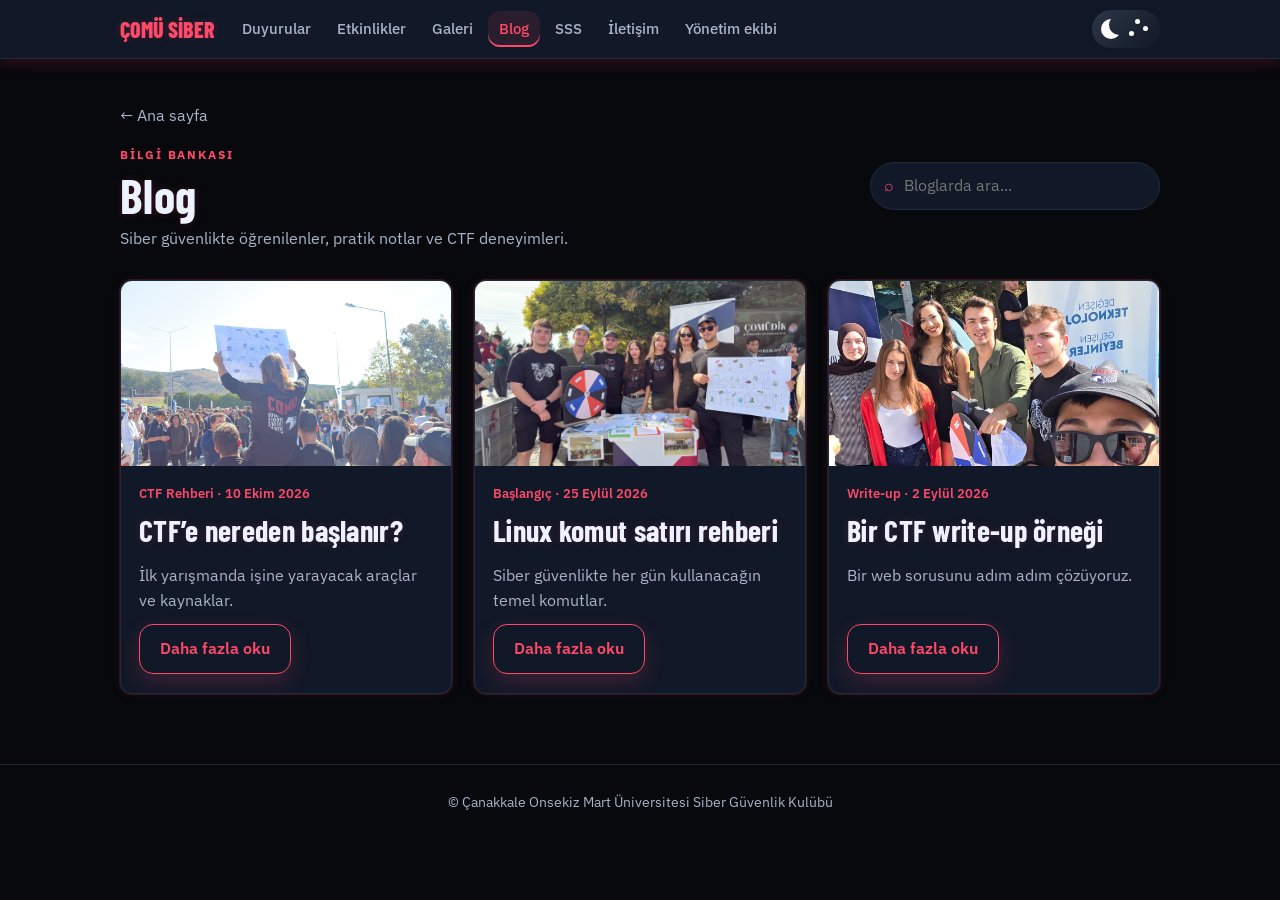
<file: blog.html>
<!DOCTYPE html>
<html lang="tr" data-theme="dark">
<head>
  <meta charset="utf-8">
  <meta name="viewport" content="width=device-width, initial-scale=1">
  <meta name="description" content="ÇOMÜ Siber Güvenlik Kulübü blogu: CTF, Linux, siber güvenlik rehberleri ve write-up içerikleri.">
  <meta name="theme-color" content="#07090d">
  <meta name="robots" content="index,follow">
  <link rel="canonical" href="blog.html">
  <meta property="og:title" content="Blog | ÇOMÜ Siber Güvenlik Kulübü">
  <meta property="og:description" content="Siber güvenlikte öğrenilenler, pratik notlar ve CTF deneyimleri.">
  <meta property="og:image" content="images/logo.png">
  <meta name="twitter:card" content="summary_large_image">
  <title>Blog | ÇOMÜ Siber Güvenlik Kulübü</title>
  <link rel="icon" type="image/svg+xml" href="images/favicon.svg?v=2">
  <link rel="icon" type="image/png" sizes="512x512" href="images/logo-dark.png?v=2">
  <link rel="apple-touch-icon" href="images/logo-dark.png?v=2">
  <link rel="preconnect" href="https://fonts.googleapis.com">
  <link href="https://fonts.googleapis.com/css2?family=Barlow+Condensed:wght@600;700;800&family=IBM+Plex+Sans:wght@400;500;600&display=swap" rel="stylesheet">
  <link rel="stylesheet" href="style.css">
</head>
<body data-page="blog">
  <div class="page-loader active" id="pageLoader"><div class="loader-ring"><span></span><span></span><span></span></div></div>

  <header class="top">
    <div class="wrap">
      <a class="brand" href="index.html">ÇOMÜ SİBER</a>
      <button class="nav-toggle" id="navToggle" type="button" aria-label="Menüyü aç/kapat" aria-expanded="false">
        <span></span><span></span><span></span>
      </button>
      <nav id="nav" class="nav-menu">
        <a href="index.html#duyurular">Duyurular</a>
        <a href="index.html#etkinlikler">Etkinlikler</a>
        <a href="index.html#galeri">Galeri</a>
        <a href="blog.html">Blog</a>
        <a href="index.html#sss">SSS</a>
        <a href="index.html#iletisim">İletişim</a>
        <a href="index.html#ekip">Yönetim ekibi</a>
      </nav>
      <button class="theme_switch" id="themeButton" type="button" aria-label="Tema değiştir" aria-pressed="false">
        <span class="slider">
          <span class="star star_1"></span>
          <span class="star star_2"></span>
          <span class="star star_3"></span>
          <svg viewBox="0 0 16 16" class="cloud_1 cloud" aria-hidden="true">
            <path transform="matrix(.77976 0 0 .78395-299.99-418.63)" fill="#fff" d="m391.84 540.91c-.421-.329-.949-.524-1.523-.524-1.351 0-2.451 1.084-2.485 2.435-1.395.526-2.388 1.88-2.388 3.466 0 1.874 1.385 3.423 3.182 3.667v.034h12.73v-.006c1.775-.104 3.182-1.584 3.182-3.395 0-1.747-1.309-3.186-2.994-3.379.007-.106.011-.214.011-.322 0-2.707-2.271-4.901-5.072-4.901-2.073 0-3.856 1.202-4.643 2.925"></path>
          </svg>
        </span>
      </button>
    </div>
  </header>

  <main class="page view blog-page">
    <div class="wrap">
      <a class="back" href="index.html">← Ana sayfa</a>
      <div class="blog-page-heading"><div><span class="section-kicker">Bilgi bankası</span><h2>Blog</h2></div><label class="search-box"><span aria-hidden="true">⌕</span><input id="blogSearch" type="search" placeholder="Bloglarda ara..." aria-label="Bloglarda ara"></label></div>
      <p class="lead">Siber güvenlikte öğrenilenler, pratik notlar ve CTF deneyimleri.</p>
      <div class="blog-grid" id="blogList"></div>
      <article class="blog-detail" id="blogDetail" hidden></article>
    </div>
  </main>

  <div class="blog-modal" id="blogModal" aria-hidden="true" hidden>
    <div class="blog-modal__backdrop" data-close="true"></div>
    <div class="blog-modal__panel" role="dialog" aria-modal="true" aria-labelledby="blogModalTitle">
      <button class="blog-modal__close" id="blogModalClose" type="button" aria-label="Blog yazısını kapat">×</button>
      <span class="tag" id="blogModalDate"></span>
      <h3 id="blogModalTitle"></h3>
      <div class="blog-modal__body" id="blogModalBody"></div>
    </div>
  </div>

  <div class="blog-modal" id="eventModal" aria-hidden="true" hidden>
    <div class="blog-modal__backdrop" data-close="event"></div>
    <div class="blog-modal__panel" role="dialog" aria-modal="true" aria-labelledby="eventModalTitle">
      <button class="blog-modal__close" id="eventModalClose" type="button" aria-label="Etkinlik detayını kapat">×</button>
      <span class="tag" id="eventModalDate"></span>
      <h3 id="eventModalTitle"></h3>
      <div class="blog-modal__body" id="eventModalBody"></div>
    </div>
  </div>

  <footer>
    <div class="wrap">© <span id="yr"></span> Çanakkale Onsekiz Mart Üniversitesi Siber Güvenlik Kulübü</div>
  </footer>

  <script src="script.js" defer></script>
</body>
</html>
</file>
<file: style.css>
/* ===== TEMALAR =====
   Koyu: siyah zemin + kırmızı neon ışıma
   Açık: beyaz kâğıt + lacivert çizgi + sert gölge (mavi-baskı havası) */
:root{
  --bg:#07090d;--surface:#111827;--ink:#eef2ff;--muted:#a9b4c7;
  --section-base:#0a0f18;--section-alt:#0d1420;--section-border:rgba(255,73,104,.12);
  --line:#1f2a3a;--accent:#ff4968;--on-accent:#0a0305;
  --hero-bg:#090d14;--next-bg:#111827;--next-accent:#ff6d8b;--hero-ink:#f7f9ff;--hero-accent:#ff6d8b;--hero-muted:#c2cbe0;--digit:rgba(255,73,104,.08);
  --join:linear-gradient(135deg,#111827,#1b2337);--brand:#ff4968;
  --glow:0 0 10px rgba(255,73,104,.28),0 0 20px rgba(255,73,104,.12);
  --box-glow:0 0 0 1px rgba(255,73,104,.15),0 0 12px rgba(255,73,104,.08);
  --box-glow-hover:0 0 0 1px rgba(255,73,104,.28),0 0 20px rgba(255,73,104,.15);
  --text-glow:0 0 9px rgba(255,73,104,.18);
  --card-border:1px solid var(--line);--card-shadow:var(--box-glow);--card-hover:var(--box-glow-hover);
  --radius:12px;color-scheme:dark;
  --theme-transition:.42s;
  transition:background-color var(--theme-transition) ease,color var(--theme-transition) ease,border-color var(--theme-transition) ease,box-shadow var(--theme-transition) ease;
}
/* Açık tema: sade, temiz ve profesyonel bir ton */
:root[data-theme="light"]{
  --bg:#f1f5f9;--surface:#ffffff;--ink:#111827;--muted:#5d6777;
  --section-base:#f7f9fc;--section-alt:#eef3f8;--section-border:rgba(191,30,67,.12);
  --line:#e5ebf3;--accent:#bf1e43;--on-accent:#fff;
  --hero-bg:linear-gradient(135deg,#fff4f7 0%,#edf5ff 42%,#ffffff 100%);
  --hero-ink:#111827;--hero-accent:#bf1e43;--hero-muted:#58667d;--digit:rgba(191,30,67,.07);
  --next-accent:#ea698e;--next-bg:#1d2438;
  --join:linear-gradient(135deg,#1d2438,#2d4162);--brand:#bf1e43;
  --glow:none;--text-glow:none;
  --card-border:1px solid #e9edf4;--card-shadow:0 12px 30px rgba(15,23,42,.05);--card-hover:0 18px 38px rgba(15,23,42,.08);
  --radius:14px;color-scheme:light;
}
*{box-sizing:border-box}
html{scroll-behavior:smooth;scroll-padding-top:70px}
body{margin:0;background:var(--bg);color:var(--ink);font:400 16px/1.6 "IBM Plex Sans",system-ui,sans-serif;transition:background-color var(--theme-transition) ease,color var(--theme-transition) ease}
h1,h2,h3{font-family:"Barlow Condensed","Arial Narrow",sans-serif;line-height:1.05;margin:0;letter-spacing:.01em}
a{color:inherit}
:focus-visible{outline:3px solid var(--accent);outline-offset:2px}
.wrap{max-width:1080px;margin:0 auto;padding:0 20px}

/* Üst menü */
header.top{position:sticky;top:0;z-index:10;background:var(--surface);border-bottom:var(--card-border);transition:background-color var(--theme-transition) ease,border-color var(--theme-transition) ease,box-shadow var(--theme-transition) ease}
:root:not([data-theme="light"]) header.top{box-shadow:0 1px 18px rgba(255,42,77,.25)}
header.top .wrap{display:flex;align-items:center;gap:16px;height:58px;position:relative}
.brand{font:800 22px "Barlow Condensed",sans-serif;text-decoration:none;color:var(--brand);white-space:nowrap;text-shadow:var(--text-glow);transition:color var(--theme-transition) ease,text-shadow var(--theme-transition) ease}
nav{display:flex;gap:4px;overflow-x:auto;flex:1;scrollbar-width:none}
nav a{padding:6px 11px;border-radius:var(--radius);text-decoration:none;font-size:14.5px;font-weight:500;color:var(--muted);white-space:nowrap;transition:color var(--theme-transition) ease,background-color var(--theme-transition) ease}
nav a:hover{color:var(--accent);background:var(--bg)}
nav a.is-active{color:var(--accent);background:color-mix(in srgb,var(--accent) 10%,var(--surface));box-shadow:inset 0 -2px 0 var(--accent)}
.nav-toggle{display:none;flex-direction:column;justify-content:center;gap:5px;width:42px;height:42px;padding:9px;border:1px solid var(--line);background:var(--surface);color:var(--ink);border-radius:10px;cursor:pointer;margin-left:auto;transition:background-color var(--theme-transition) ease,border-color var(--theme-transition) ease,color var(--theme-transition) ease,box-shadow var(--theme-transition) ease}
.nav-toggle span{display:block;height:2px;background:currentColor;border-radius:10px;transform-origin:center;transition:transform .28s ease,opacity .2s ease,background-color var(--theme-transition) ease}
.nav-toggle[aria-expanded="true"] span:nth-child(1){transform:translateY(7px) rotate(45deg)}
.nav-toggle[aria-expanded="true"] span:nth-child(2){opacity:0;transform:scaleX(0)}
.nav-toggle[aria-expanded="true"] span:nth-child(3){transform:translateY(-7px) rotate(-45deg)}
#theme{border:var(--card-border);background:none;color:var(--ink);border-radius:var(--radius);padding:5px 12px;cursor:pointer;font:inherit;font-size:14px;transition:color .3s ease,border-color .3s ease,box-shadow .3s ease}
#theme:hover{color:var(--accent);box-shadow:var(--card-hover)}

/* Butonlar */
.btn{display:inline-flex;align-items:center;justify-content:center;min-height:46px;padding:11px 20px;border-radius:14px;font-weight:600;text-decoration:none;border:1.5px solid var(--accent);background:var(--accent);color:var(--on-accent);cursor:pointer;transition:box-shadow var(--theme-transition) ease,transform .18s ease,background-color var(--theme-transition) ease,color var(--theme-transition) ease,border-color var(--theme-transition) ease;will-change:transform,box-shadow}
.whatsapp-btn{gap:9px}
.whatsapp-icon{display:none}
.whatsapp-btn::before{content:"";width:20px;height:20px;flex:0 0 20px;background:url("images/whatsapp.svg") center/contain no-repeat;transition:transform .2s ease}
.whatsapp-btn:hover::before,.whatsapp-btn:focus-visible::before{transform:scale(1.08)}
.btn:hover,.btn:focus-visible{transform:translateY(-2px) scale(1.01);box-shadow:0 10px 24px rgba(255,73,104,.18)}
:root:not([data-theme="light"]) .btn{box-shadow:0 8px 22px rgba(255,73,104,.18)}
:root:not([data-theme="light"]) .btn:hover,:root:not([data-theme="light"]) .btn:focus-visible{box-shadow:0 12px 26px rgba(255,73,104,.24)}
:root[data-theme="light"] .btn{box-shadow:0 8px 20px rgba(191,30,67,.15)}
:root[data-theme="light"] .btn:hover,:root[data-theme="light"] .btn:focus-visible{box-shadow:0 12px 28px rgba(191,30,67,.2);transform:translateY(-2px) scale(1.01)}
.btn.ghost{background:none;color:inherit;border-color:currentColor;cursor:pointer}
:root:not([data-theme="light"]) .btn.ghost{color:var(--accent)}
:root[data-theme="light"] .btn.ghost{background:#fff;color:var(--accent);box-shadow:0 8px 18px rgba(15,23,42,.08)}
:root[data-theme="light"] .btn.ghost:hover,:root[data-theme="light"] .btn.ghost:focus-visible{box-shadow:0 10px 24px rgba(15,23,42,.12)}

/* Giriş bölümü */
.hero{background:var(--hero-bg);color:var(--hero-ink);position:relative;overflow:hidden;border-bottom:var(--card-border)}
.hero::before{content:attr(data-bits);position:absolute;inset:0;font:700 26px/1.25 monospace;color:var(--digit);word-break:break-all;overflow:hidden;letter-spacing:.3em;pointer-events:none}
.hero .wrap{position:relative;display:grid;grid-template-columns:1.4fr 1fr;gap:40px;align-items:center;padding-top:56px;padding-bottom:56px}
.hero h1{font-size:clamp(46px,8vw,92px);font-weight:800}
.hero h1 span{display:block;color:var(--hero-accent);text-shadow:var(--glow)}
.hero p{max-width:46ch;color:var(--hero-muted);font-size:18px;margin:18px 0 26px}
.cta{display:flex;gap:12px;flex-wrap:wrap}
.hero .btn.ghost{color:var(--hero-ink)}
:root:not([data-theme="light"]) .hero .btn.ghost{color:var(--accent)}
.logo-plate{background:transparent;border-radius:12px;padding:10px;justify-self:center;width:min(100%,360px);height:320px;display:grid;place-items:center}
:root:not([data-theme="light"]) .logo-plate{box-shadow:none}
:root[data-theme="light"] .logo-plate{background:transparent;padding:10px}
:root[data-theme="light"] .logo-plate img{mix-blend-mode:multiply}
.logo-plate img{display:block;width:300px;height:300px;max-width:100%;max-height:100%;object-fit:contain;filter:drop-shadow(0 12px 24px rgba(0,0,0,.18))}
.logo-light{display:none!important}
:root[data-theme="light"] .logo-light{display:block!important}
:root[data-theme="light"] .logo-dark{display:none!important}

/* Sayaçlar */
.stats{background:linear-gradient(180deg,var(--section-alt),var(--section-base));border-block:1px solid var(--section-border);transition:background var(--theme-transition) ease,border-color var(--theme-transition) ease}
.stats .wrap{display:grid;grid-template-columns:repeat(4,1fr)}
.stat{padding:22px 12px;border-left:1px solid var(--line)}
.stat:first-child{border-left:0}
.stat b{display:block;font:800 clamp(34px,5vw,52px)/1 "Barlow Condensed",sans-serif;color:var(--accent);text-shadow:var(--text-glow)}
.stat span{color:var(--muted);font-size:14.5px}

/* Bölümler */
section{position:relative;padding:60px 0;background:var(--section-base);border-block:1px solid var(--section-border);transition:background-color var(--theme-transition) ease,border-color var(--theme-transition) ease}
section::before{content:"";position:absolute;inset:0;background:linear-gradient(120deg,transparent 0%,color-mix(in srgb,var(--accent) 3%,transparent) 50%,transparent 100%);pointer-events:none}
section>.wrap{position:relative;z-index:1}
section.alt{background:var(--section-alt);border-block-color:var(--section-border)}
section:nth-of-type(even){background:var(--section-alt)}
section:nth-of-type(odd){background:var(--section-base)}
section>.wrap>h2,.page h2{font-size:clamp(34px,5vw,48px);font-weight:700;margin-bottom:6px}
:root:not([data-theme="light"]) section>.wrap>h2,:root:not([data-theme="light"]) .page h2{text-shadow:var(--text-glow)}
.lead{color:var(--muted);margin:0 0 28px;max-width:60ch}
.grid{display:grid;gap:22px;grid-template-columns:repeat(auto-fill,minmax(250px,1fr))}
.feature-grid{display:grid;gap:22px;grid-template-columns:repeat(auto-fit,minmax(220px,1fr));margin-top:18px}
.feature-card{background:var(--surface);border:var(--card-border);border-radius:var(--radius);box-shadow:var(--card-shadow);padding:22px 18px;transition:background-color var(--theme-transition) ease,border-color var(--theme-transition) ease,box-shadow var(--theme-transition) ease}
.feature-card .icon{display:inline-grid;place-items:center;width:40px;height:40px;border-radius:12px;background:rgba(255,42,77,.08);color:var(--accent);font-weight:700;margin-bottom:12px}
.feature-card h3{font-size:24px;margin-bottom:8px}
.feature-card p{margin:0;color:var(--muted)}
.card{background:var(--surface);border:var(--card-border);border-radius:var(--radius);box-shadow:var(--card-shadow);overflow:hidden;display:flex;flex-direction:column;text-decoration:none;transition:box-shadow var(--theme-transition) ease,transform .18s ease,background-color var(--theme-transition) ease,border-color var(--theme-transition) ease}
.card:hover{box-shadow:var(--card-hover);transform:translateY(-3px)}
.card .body{padding:16px 18px 20px;display:flex;flex-direction:column;flex:1;gap:10px}
.card h3{font-size:25px;margin-bottom:0}
.card p{margin:0;color:var(--muted);font-size:15px}
.blog-post-card,.event-card{cursor:pointer}
.blog-post-card .body .read-more,.event-card .body .event-detail{margin-top:auto;align-self:flex-start;min-width:150px;width:fit-content;justify-content:center;text-align:center;display:inline-flex;align-items:center;padding-inline:22px}
.blog-post-card .body,.event-card .body{justify-content:space-between;gap:12px}
.tag{display:inline-block;font-size:13px;font-weight:600;color:var(--accent);margin-bottom:0}
.ph{aspect-ratio:16/10;background:repeating-linear-gradient(135deg,var(--bg) 0 12px,transparent 12px 13px),var(--surface);border-bottom:1px solid var(--line);display:grid;place-items:center;color:var(--muted);font-size:14px;text-align:center;padding:10px}
.card img{width:100%;aspect-ratio:16/10;object-fit:cover;display:block}

/* Duyurular */
.ann{display:grid;gap:14px}
.ann div{background:var(--surface);border:var(--card-border);border-left:6px solid var(--accent);border-radius:var(--radius);box-shadow:var(--card-shadow);padding:14px 18px}
.ann b{font-size:17px}
.ann small{display:block;color:var(--muted)}

/* Etkinlik geri sayımı */
.next{--hero-ink:#fff;--hero-muted:#e0cbd2;--hero-accent:var(--next-accent);background:var(--next-bg);color:#fff;border:var(--card-border);border-radius:var(--radius);box-shadow:var(--card-shadow);padding:24px;margin-bottom:28px;display:flex;flex-wrap:wrap;gap:20px;align-items:center;justify-content:space-between}
.hero,.next,.join,.ann div,.contact a,.person,.gallery-slider{transition:background-color var(--theme-transition) ease,color var(--theme-transition) ease,border-color var(--theme-transition) ease,box-shadow var(--theme-transition) ease,transform .18s ease}
.next h3{font-size:30px}
.next p{margin:4px 0 0;color:var(--hero-muted)}
.next small{color:var(--hero-accent)}
.clock{display:flex;gap:10px}
.clock div{text-align:center;min-width:62px;background:rgba(255,255,255,.08);border:1px solid rgba(255,42,77,.4);border-radius:var(--radius);padding:8px 6px}
.clock b{display:block;font:800 32px/1 "Barlow Condensed",sans-serif;color:var(--hero-accent);text-shadow:var(--glow)}
.clock small{font-size:12px;color:var(--hero-muted)}
.sub{font-size:28px;margin:34px 0 14px}

/* Galeri */
.gallery-section{overflow:hidden}
.gallery-heading{display:flex;align-items:end;justify-content:space-between;gap:20px;margin-bottom:24px}
.gallery-heading .lead{margin-bottom:0}
.gallery-status{display:flex;align-items:baseline;gap:8px;color:var(--muted);font:700 16px "Barlow Condensed",sans-serif;letter-spacing:.08em}
.gallery-status span:first-child{color:var(--accent);font-size:30px}
.gallery-status i{font-style:normal;opacity:.5}
.gallery-slider{position:relative;isolation:isolate;overflow:hidden;min-height:clamp(280px,48vw,560px);border:var(--card-border);border-radius:24px;background:var(--surface);box-shadow:var(--card-shadow)}
.gallery-track,.gallery-slide{position:absolute;inset:0}
.gallery-slide{opacity:0;visibility:hidden;transform:scale(1.035);transition:opacity .45s ease,transform .7s cubic-bezier(.2,.7,.2,1),visibility .45s ease}
.gallery-slide.is-active{opacity:1;visibility:visible;transform:scale(1)}
.gallery-slide img{width:100%;height:100%;display:block;object-fit:cover}
.gallery-slide-shade{position:absolute;inset:0;background:linear-gradient(90deg,rgba(5,8,14,.72),transparent 58%),linear-gradient(0deg,rgba(5,8,14,.42),transparent 40%);pointer-events:none}
.gallery-slide-label{position:absolute;left:28px;bottom:26px;color:#fff;font:700 14px "Barlow Condensed",sans-serif;letter-spacing:.16em}
.gallery-placeholder{height:100%;display:grid;place-items:center;align-content:center;gap:8px;background:repeating-linear-gradient(135deg,var(--bg) 0 16px,transparent 16px 17px),var(--surface);color:var(--muted)}
.gallery-placeholder span{font:700 30px "Barlow Condensed",sans-serif;color:var(--accent)}
.gallery-placeholder b{font-size:14px;font-weight:400}
.gallery-arrow{position:absolute;z-index:2;top:50%;display:grid;place-items:center;width:56px;height:76px;border:1px solid rgba(255,255,255,.3);background:rgba(7,9,13,.28);backdrop-filter:blur(12px);color:#fff;cursor:pointer;transform:translateY(-50%);transition:background .3s ease,border-color .3s ease,box-shadow .3s ease,transform .3s ease}
.gallery-prev{left:0;border-left:0;border-radius:0 18px 18px 0}
.gallery-next{right:0;border-right:0;border-radius:18px 0 0 18px}
.gallery-arrow span{display:block;width:15px;height:15px;border-top:2px solid currentColor;border-right:2px solid currentColor;transition:transform .3s ease,color .3s ease}
.gallery-prev span{transform:rotate(-135deg) translate(-2px,-2px)}
.gallery-next span{transform:rotate(45deg) translate(-2px,-2px)}
.gallery-arrow:hover{background:var(--accent);border-color:var(--accent);box-shadow:0 0 24px color-mix(in srgb,var(--accent) 45%,transparent);transform:translateY(-50%) scale(1.04)}
.gallery-prev:hover span{transform:rotate(-135deg) translate(-4px,-2px)}
.gallery-next:hover span{transform:rotate(45deg) translate(-4px,-2px)}
.gallery-progress{position:absolute;z-index:2;left:28px;right:28px;bottom:0;height:3px;background:rgba(255,255,255,.22);overflow:hidden}
.gallery-progress span{display:block;width:0;height:100%;background:var(--accent)}
@keyframes galleryProgress{from{width:0}to{width:100%}}
.gallery-footer{display:flex;align-items:center;justify-content:space-between;gap:16px;margin-top:16px}
.gallery-dots{display:flex;align-items:center;gap:8px}
.gallery-dot{width:28px;height:4px;padding:0;border:0;border-radius:99px;background:var(--line);cursor:pointer;transition:width .3s ease,background .3s ease}
.gallery-dot.is-active{width:54px;background:var(--accent)}
.gallery-hint{color:var(--muted);font-size:13px}

/* SSS */
.faq-section{position:relative;overflow:hidden;background:linear-gradient(180deg,var(--section-base),var(--section-alt))}
.faq-section::before{content:"";position:absolute;width:420px;height:420px;right:-170px;top:-150px;border:1px solid color-mix(in srgb,var(--accent) 25%,transparent);border-radius:50%;box-shadow:0 0 0 30px color-mix(in srgb,var(--accent) 4%,transparent),0 0 0 60px color-mix(in srgb,var(--accent) 3%,transparent);pointer-events:none}
.faq-heading{display:flex;align-items:flex-end;justify-content:space-between;gap:28px;margin-bottom:28px;position:relative}
.section-kicker{display:block;color:var(--accent);font-size:12px;font-weight:700;letter-spacing:.16em;text-transform:uppercase;margin-bottom:10px}
.faq-heading .lead{margin-bottom:0}
.faq-heading-mark{display:grid;place-items:center;flex:0 0 76px;width:76px;height:76px;border:1px solid color-mix(in srgb,var(--accent) 45%,var(--line));border-radius:24px;color:var(--accent);font:800 52px/1 "Barlow Condensed",sans-serif;transform:rotate(8deg);box-shadow:var(--box-glow)}
.faq-list{display:grid;gap:12px;max-width:860px;position:relative}
.faq-item{background:color-mix(in srgb,var(--surface) 94%,transparent);border:1px solid color-mix(in srgb,var(--line) 88%,transparent);border-radius:18px;overflow:hidden;transition:background-color var(--theme-transition) ease,border-color var(--theme-transition) ease,box-shadow var(--theme-transition) ease,transform .3s ease}
.faq-item:hover{border-color:color-mix(in srgb,var(--accent) 42%,var(--line));transform:translateX(4px)}
.faq-item.is-open{border-color:var(--accent);box-shadow:var(--box-glow-hover);transform:none}
.faq-question{width:100%;display:grid;grid-template-columns:42px 1fr 34px;align-items:center;gap:16px;padding:20px 22px;border:0;background:transparent;color:var(--ink);font:600 17px/1.35 "IBM Plex Sans",system-ui,sans-serif;text-align:left;cursor:pointer;transition:color .25s ease,background-color .25s ease}
.faq-question:hover,.faq-item.is-open .faq-question{color:var(--accent);background:color-mix(in srgb,var(--accent) 5%,transparent)}
.faq-number{color:var(--accent);font:700 15px/1 "Barlow Condensed",sans-serif;letter-spacing:.08em}
.faq-question-text{min-width:0}
.faq-icon{display:grid;place-items:center;width:32px;height:32px;border:1px solid currentColor;border-radius:10px;color:var(--muted);font-size:23px;font-weight:400;line-height:1;transition:transform .4s cubic-bezier(.2,.8,.2,1),background-color .3s ease,color .3s ease,border-color .3s ease}
.faq-item.is-open .faq-icon{transform:rotate(45deg);background:var(--accent);border-color:var(--accent);color:var(--on-accent)}
.faq-answer{max-height:0;opacity:0;overflow:hidden;transform:translateY(-8px);transition:max-height .55s cubic-bezier(.2,.8,.2,1),opacity .35s ease,transform .55s cubic-bezier(.2,.8,.2,1)}
.faq-answer p{margin:0;padding:0 72px 0;color:var(--muted);line-height:1.75}
.faq-item.is-open .faq-answer{max-height:180px;opacity:1;transform:translateY(0)}
.faq-item.is-open .faq-answer p{padding-bottom:22px}

/* Katılım */
.join{background:var(--join);color:#fff;text-align:center;padding:60px 0;border-block:var(--card-border)}
.join h2{font-size:clamp(34px,5vw,52px)}
:root:not([data-theme="light"]) .join h2{color:var(--accent);text-shadow:var(--glow)}
.join p{color:#d3d8f2;margin:10px auto 24px;max-width:50ch}
:root:not([data-theme="light"]) .join p{color:var(--hero-muted)}
.join .btn.ghost{color:#fff}
:root:not([data-theme="light"]) .join .btn.ghost{color:var(--accent)}
:root[data-theme="light"] .join .btn{background:#fff;color:#a61d38;border-color:#fff;box-shadow:0 8px 24px rgba(15,23,42,.15)}
:root[data-theme="light"] .join .btn.ghost{background:none;color:#fff;box-shadow:none}
:root[data-theme="light"] .join p{color:rgba(255,255,255,.88)}
.members{font-weight:700}

/* İletişim */
.contact{display:grid;gap:16px;grid-template-columns:repeat(auto-fit,minmax(220px,1fr))}
.contact a{display:block;background:var(--surface);border:var(--card-border);border-radius:var(--radius);box-shadow:var(--card-shadow);padding:16px 18px;text-decoration:none;transition:box-shadow var(--theme-transition) ease,transform .18s ease,border-color var(--theme-transition) ease,background-color var(--theme-transition) ease,color var(--theme-transition) ease}
.contact a:hover,:root[data-theme="light"] .contact a:hover{box-shadow:var(--card-hover);transform:translateY(-2px);border-color:var(--accent);background:rgba(255,73,104,.04);color:var(--accent)}
.contact-heading{display:flex;align-items:center;gap:10px;margin-bottom:8px}
.contact-icon{width:24px;height:24px;flex:0 0 24px;fill:currentColor;color:var(--accent);transition:transform .2s ease,color var(--theme-transition) ease}
.contact-icon-linkedin{display:inline-flex;align-items:center;justify-content:center;width:24px;height:24px;flex:0 0 24px;border-radius:4px;background:var(--accent);color:var(--on-accent);font:700 16px/1 Arial,sans-serif;letter-spacing:-1px}
.contact a:hover .contact-icon{transform:scale(1.08)}
.contact small{display:block;color:var(--muted)}
.contact b{overflow-wrap:anywhere}

.sticky-cta{position:sticky;bottom:0;z-index:9;background:color-mix(in srgb, var(--surface) 88%, transparent);backdrop-filter:blur(14px);border-top:var(--card-border);box-shadow:0 -10px 28px rgba(0,0,0,.08)}
.sticky-cta .wrap{display:flex;align-items:center;justify-content:space-between;gap:12px;padding:14px 20px}
.sticky-copy{font-weight:600;color:var(--ink)}
.sticky-actions{display:flex;gap:10px;flex-wrap:wrap}
footer{border-top:var(--card-border);padding:26px 0;color:var(--muted);font-size:14px;text-align:center}

/* Yönetim ekibi sayfası */
.person{text-align:center}
.avatar{aspect-ratio:1;background:var(--bg);border-bottom:1px solid var(--line);display:grid;place-items:center;font:800 64px "Barlow Condensed",sans-serif;color:var(--accent);text-shadow:var(--text-glow)}
.person img{aspect-ratio:1;object-fit:cover}
.person .body{padding:14px 14px 18px}
.person h3{font-size:24px}
.person-index{display:block;color:var(--accent);font:700 12px "IBM Plex Sans",sans-serif;letter-spacing:.16em;margin-bottom:4px}
.person-bio{color:var(--muted);font-size:14px;line-height:1.45;min-height:42px;margin:8px 0 14px}
.person .links{display:flex;justify-content:center;gap:8px;flex-wrap:wrap}
.person .links a{min-width:34px;height:34px;display:inline-grid;place-items:center;border:1px solid var(--line);border-radius:50%;text-decoration:none;color:var(--muted);transition:color .2s ease,border-color .2s ease,transform .2s ease}
.person .links a:hover{color:var(--accent);border-color:var(--accent);transform:translateY(-2px)}
.role{color:var(--accent);font-weight:600;font-size:14.5px;margin-bottom:10px}
.links{display:flex;gap:6px;justify-content:center;flex-wrap:wrap}
.links a{font-size:13px;font-weight:600;border:1px solid var(--line);border-radius:var(--radius);padding:3px 9px;text-decoration:none}
.links a:hover{border-color:var(--accent);color:var(--accent)}
.page{padding:44px 0 70px}
.back{display:inline-block;margin-bottom:18px;color:var(--muted);text-decoration:none}
.back:hover{color:var(--accent)}
.team-back{display:inline-flex;align-items:center;margin-bottom:26px;padding:9px 16px;border:1px solid var(--line);border-radius:var(--radius);background:var(--surface);color:var(--muted);font-weight:600;box-shadow:var(--card-shadow);transition:background-color var(--theme-transition) ease,border-color var(--theme-transition) ease,color var(--theme-transition) ease,box-shadow .2s ease,transform .2s ease}
.team-back:hover{border-color:var(--accent);background:var(--accent);color:var(--on-accent);box-shadow:var(--card-hover);transform:translateY(-2px)}
.blog-page .blog-grid{display:grid;gap:22px;grid-template-columns:repeat(auto-fit,minmax(270px,1fr));margin-top:18px}
.blog-card{background:var(--surface);border:var(--card-border);border-radius:var(--radius);box-shadow:var(--card-shadow);overflow:hidden;display:flex;flex-direction:column;animation:rise .6s cubic-bezier(.2,.7,.2,1) backwards;animation-delay:calc(var(--i,0) * 100ms + 80ms);cursor:pointer}
.blog-card .blog-thumb img{display:block;width:100%;aspect-ratio:16/9;object-fit:cover}
.blog-card .blog-body{padding:18px 18px 20px;display:flex;flex-direction:column;gap:10px;flex:1}
.blog-card h2{font-size:30px}
.blog-card p{margin:0;color:var(--muted)}
.blog-card .btn{margin-top:auto;align-self:flex-start}
body.modal-open{overflow:hidden}
.gallery-lightbox[hidden]{display:none}
.gallery-lightbox{position:fixed;inset:0;z-index:40;display:grid;place-items:center;padding:24px;opacity:0;visibility:hidden;transition:opacity .28s ease,visibility .28s ease}
.gallery-lightbox.is-visible{opacity:1;visibility:visible}
.gallery-lightbox__backdrop{position:absolute;inset:0;background:rgba(3,6,12,.58);backdrop-filter:blur(16px) saturate(115%);transition:opacity .28s ease}
.gallery-lightbox__panel{position:relative;z-index:1;width:min(960px,100%);margin:0;padding:10px;border:1px solid rgba(255,255,255,.22);border-radius:18px;background:color-mix(in srgb,var(--surface) 28%,transparent);backdrop-filter:blur(22px) saturate(125%);box-shadow:0 24px 80px rgba(0,0,0,.46),0 0 0 1px rgba(255,255,255,.05) inset;opacity:0;transform:translateY(18px) scale(.96);transition:opacity .28s cubic-bezier(.2,.7,.2,1),transform .28s cubic-bezier(.2,.7,.2,1),background-color var(--theme-transition) ease}
.gallery-lightbox.is-visible .gallery-lightbox__panel{opacity:1;transform:translateY(0) scale(1)}
.gallery-lightbox.is-closing .gallery-lightbox__panel{opacity:0;transform:translateY(12px) scale(.97)}
.gallery-lightbox__panel img{display:block;width:100%;max-height:78vh;object-fit:contain;border-radius:12px}
.gallery-lightbox__panel img.is-changing{animation:lightboxImageIn .36s cubic-bezier(.2,.7,.2,1)}
@keyframes lightboxImageIn{from{opacity:0;transform:translateX(24px) scale(.98)}to{opacity:1;transform:translateX(0) scale(1)}}
.gallery-lightbox__panel figcaption{padding:10px 4px 2px;color:var(--muted);font-size:13px}
.gallery-lightbox .blog-modal__close{position:absolute;right:18px;top:18px;z-index:2}
.gallery-lightbox__nav{position:absolute;top:50%;z-index:2;width:44px;height:58px;border:1px solid rgba(255,255,255,.3);border-radius:14px;background:rgba(7,9,13,.4);backdrop-filter:blur(10px);color:#fff;font:300 42px/1 Arial,sans-serif;cursor:pointer;transform:translateY(-50%);transition:background .22s ease,border-color .22s ease,transform .22s ease}
.gallery-lightbox__nav:hover,.gallery-lightbox__nav:focus-visible{background:var(--accent);border-color:var(--accent);transform:translateY(-50%) scale(1.06)}
.gallery-lightbox__prev{left:20px}
.gallery-lightbox__next{right:20px}
.gallery-slide{cursor:zoom-in}
.event-meta{display:block;color:var(--muted);font-size:13px;margin:2px 0 14px}
.event-registration{display:flex;flex-wrap:wrap;gap:8px;margin:18px 0;padding:12px;border:1px solid var(--line);border-radius:12px;background:color-mix(in srgb,var(--accent) 5%,transparent)}
.event-registration span{flex:1 1 130px;color:var(--muted);font-size:12px}
.event-registration b{display:block;color:var(--ink);font-size:14px}
.blog-section-heading,.blog-page-heading{display:flex;align-items:end;justify-content:space-between;gap:20px}
#etkinlikler .blog-section-heading{align-items:flex-start;margin-bottom:16px}
#etkinlikler .blog-section-heading .lead{margin-bottom:0}
.blog-page-heading{align-items:center}
.section-kicker{display:block;color:var(--accent);font:700 12px "IBM Plex Sans",sans-serif;letter-spacing:.16em;text-transform:uppercase;margin-bottom:8px}
.search-box{display:flex;align-items:center;gap:8px;min-width:min(100%,290px);padding:9px 13px;border:1px solid var(--line);border-radius:999px;background:var(--surface);color:var(--accent)}
.search-box input{width:100%;border:0;outline:0;background:none;color:var(--ink);font:inherit}
.blog-detail{max-width:820px;margin:0 auto;padding:10px 0}
.blog-detail .back{display:inline-block;margin-bottom:26px;color:var(--accent);text-decoration:none}
.blog-detail h2{font-size:clamp(38px,6vw,68px);margin:14px 0}
.blog-detail__intro{font-size:19px;color:var(--muted)}
.blog-detail__image{margin:28px 0;border-radius:18px;overflow:hidden}
.blog-detail__image img{display:block;width:100%;max-height:460px;object-fit:cover}
.blog-detail__content{font-size:17px}
.blog-detail__meta{margin-top:30px;padding-top:16px;border-top:1px solid var(--line);color:var(--muted);font-size:14px}
.search-empty{grid-column:1/-1}
.blog-modal{position:fixed;inset:0;display:grid;place-items:center;z-index:60;padding:18px}
.blog-modal[hidden]{display:none!important}
.blog-modal__backdrop{position:absolute;inset:0;background:rgba(7,9,13,.66);backdrop-filter:blur(6px)}
.blog-modal__panel{position:relative;z-index:1;width:min(760px,100%);max-height:82vh;overflow:auto;background:var(--surface);border:var(--card-border);border-radius:24px;padding:30px 24px 20px;box-shadow:var(--card-hover);animation:modalIn .26s ease}
.blog-modal__panel h3{font-size:clamp(28px,4vw,42px);margin:6px 0 14px}
.blog-modal__close{position:absolute;top:14px;right:14px;width:38px;height:38px;border-radius:999px;border:1px solid var(--line);background:var(--bg);color:var(--ink);font-size:26px;line-height:1;cursor:pointer}
.blog-modal__close:hover{border-color:var(--accent);color:var(--accent)}
.blog-modal__body{display:flex;flex-direction:column;gap:14px;color:var(--muted)}
.blog-modal__body p{margin:0;line-height:1.7}
.event-modal-image{display:block;width:100%;max-height:300px;aspect-ratio:16/8;object-fit:cover;border-radius:16px;border:var(--card-border)}
.event-modal-placeholder{display:grid;place-items:center;background:repeating-linear-gradient(135deg,var(--bg) 0 14px,transparent 14px 15px),var(--surface);color:var(--muted);font-size:14px}
.event-detail-place{color:var(--accent);font-weight:600}
.blog-modal__cta,.event-modal__cta{display:flex;justify-content:flex-end;align-items:center;gap:12px;flex-wrap:nowrap;margin-top:8px}
.blog-modal__cta .btn,.event-modal__cta .btn{min-width:160px;flex:0 1 190px}
@keyframes modalIn{from{opacity:0;transform:translateY(14px) scale(.98)}to{opacity:1;transform:none}}
.page-loader{position:fixed;inset:0;display:grid;place-items:center;background:rgba(7,9,13,.7);backdrop-filter:blur(6px);opacity:0;visibility:hidden;pointer-events:none;transition:opacity .22s ease,visibility .22s ease;z-index:50}
.page-loader.active{opacity:1;visibility:visible}
.loader-ring{position:relative;width:78px;height:78px;display:grid;place-items:center}
.loader-ring span{position:absolute;inset:0;border-radius:50%;border:2px solid transparent;border-top-color:var(--accent);animation:spin 1s linear infinite}
.loader-ring span:nth-child(2){width:58px;height:58px;animation-delay:.15s;border-top-color:#fff}
.loader-ring span:nth-child(3){width:38px;height:38px;animation-delay:.3s;border-top-color:var(--accent)}
@keyframes spin{to{transform:rotate(360deg)}}
[hidden]{display:none!important}

/* From Uiverse.io by JustCode14 */ 
/* Theme Switch */
/* The switch - the box around the slider */
.theme_switch {
  font-size: 17px;
  position: relative;
  display: inline-block;
  width: 4em;
  height: 2.2em;
  border: 0;
  padding: 0;
  background: transparent;
  border-radius: 999px;
  box-shadow: 0 0 8px rgba(0, 0, 0, 0.08);
  cursor: pointer;
  transition: transform .15s ease, box-shadow .15s ease;
}

.theme_switch:hover {
  transform: scale(1.02);
  box-shadow: 0 0 10px rgba(255, 73, 104, 0.12);
}

.theme_switch:focus-visible {
  outline: 3px solid var(--accent);
  outline-offset: 3px;
}

/* Hide default HTML checkbox */
.theme_switch input {
  opacity: 0;
  width: 0;
  height: 0;
}

/* The slider */
.slider {
  position: absolute;
  inset: 0;
  display: block;
  cursor: pointer;
  background:linear-gradient(135deg,#2d3747,#111827);
  transition: background .42s ease, transform .2s ease, box-shadow .42s ease;
  border-radius: 999px;
  overflow: hidden;
}

.slider:before {
  position: absolute;
  content: "";
  height: 1.2em;
  width: 1.2em;
  border-radius: 20px;
  left: 0.5em;
  bottom: 0.5em;
  transition: transform .22s ease, box-shadow .22s ease;
  box-shadow: inset 8px -4px 0px 0px #fff;
}

.theme_switch.is-light .slider {
  background:linear-gradient(135deg,#5fb8ff,#2a7ae0);
}

.theme_switch.is-light .slider:before {
  transform: translateX(1.8em);
  box-shadow: inset 15px -4px 0px 15px #ffd76a;
}

.star {
  background-color: #fff;
  border-radius: 50%;
  position: absolute;
  width: 5px;
  transition: opacity .18s ease, transform .18s ease;
  height: 5px;
}

.star_1 {
  left: 2.5em;
  top: 0.5em;
}

.star_2 {
  left: 2.2em;
  top: 1.2em;
}

.star_3 {
  left: 3em;
  top: 0.9em;
}

.theme_switch.is-light .star {
  opacity: 0;
}

.cloud {
  width: 3.5em;
  position: absolute;
  bottom: -1.4em;
  left: -1.1em;
  opacity: 0;
  transition: opacity .18s ease, transform .18s ease;
}

.theme_switch.is-light .cloud {
  opacity: 1;
}


/* Sayfa geçişleri: görünür olduğunda her seferinde yeniden oynar */
.view{animation:viewIn .5s cubic-bezier(.2,.7,.2,1)}
@keyframes viewIn{from{opacity:0;transform:translateY(18px);filter:blur(4px)}to{opacity:1;transform:none;filter:none}}
.page:not([hidden]) .person{animation:rise .6s cubic-bezier(.2,.7,.2,1) backwards;animation-delay:calc(var(--i,0)*90ms + 120ms)}
@keyframes rise{from{opacity:0;transform:translateY(28px) scale(.96)}to{opacity:1;transform:none}}
:root:not([data-theme="light"]) .page:not([hidden])::before{content:"";position:fixed;left:0;right:0;top:58px;height:2px;background:linear-gradient(90deg,transparent,#ff2a4d,transparent);box-shadow:0 0 18px #ff2a4d;animation:sweep .7s ease-out forwards;pointer-events:none;z-index:9}
@keyframes sweep{from{transform:scaleX(0);opacity:1}to{transform:scaleX(1);opacity:0}}

@media(max-width:860px){
  header.top .wrap{padding-left:12px}
  .nav-toggle{display:flex;order:-1;margin-left:0;margin-right:0}
  .theme_switch{margin-left:auto}
  .nav-menu{position:absolute;top:58px;left:20px;right:20px;display:flex;flex-direction:column;padding:12px;border:var(--card-border);background:var(--surface);border-radius:var(--radius);box-shadow:var(--card-shadow);opacity:0;visibility:hidden;pointer-events:none;transform:translateY(-10px) scale(.98);transform-origin:top left;transition:opacity .24s ease,visibility .24s ease,transform .28s cubic-bezier(.2,.8,.2,1)}
  .nav-menu.open{opacity:1;visibility:visible;pointer-events:auto;transform:translateY(0) scale(1)}
  .nav-menu a{padding:10px 12px;border-radius:8px}
}
@media(max-width:720px){
  .hero .wrap{grid-template-columns:1fr}
  .logo-plate{width:min(100%,360px);height:280px;grid-row:1}
  .stats .wrap{grid-template-columns:1fr 1fr}
  .stat:nth-child(3){border-left:0}
  .stat{border-top:1px solid var(--line)}
  .stat:nth-child(-n+2){border-top:0}
  .brand{display:block;font-size:19px;order:0}
  .sticky-cta .wrap{flex-direction:column;align-items:flex-start}
  .sticky-actions{width:100%}
  .sticky-actions .btn{flex:1}
  .faq-heading{align-items:flex-start}
  .faq-heading-mark{flex-basis:58px;width:58px;height:58px;border-radius:18px;font-size:40px}
  .faq-question{grid-template-columns:30px 1fr 32px;padding:17px 15px;gap:12px;font-size:15px}
  .faq-answer p{padding-inline:57px 15px;font-size:14px}
  .faq-item.is-open .faq-answer p{padding-bottom:18px}
  .blog-modal__cta,.event-modal__cta{gap:8px}
  .blog-modal__cta .btn,.event-modal__cta .btn{min-width:0;flex:1;padding-inline:12px}
  .gallery-heading{align-items:flex-start}
  .gallery-slider{min-height:290px;border-radius:18px}
  .gallery-arrow{width:44px;height:62px}
  .gallery-progress{left:18px;right:18px}
  .gallery-footer{align-items:flex-start;flex-direction:column}
  .gallery-dot{width:20px}.gallery-dot.is-active{width:40px}
  .blog-section-heading,.blog-page-heading{align-items:flex-start;flex-direction:column}
  .blog-section-heading .btn,.search-box{width:100%}
  #etkinlikler .blog-section-heading{align-items:flex-start;margin-bottom:14px}
  .gallery-lightbox{padding:12px}
  .gallery-lightbox__panel{padding:6px}
  .gallery-lightbox .blog-modal__close{right:12px;top:12px}
  .gallery-lightbox__nav{width:38px;height:50px;font-size:34px}
  .gallery-lightbox__prev{left:10px}
  .gallery-lightbox__next{right:10px}
}
@media(max-width:430px){
  .blog-modal{padding:10px}
  .blog-modal__panel{padding:28px 16px 16px;border-radius:18px}
  .blog-modal__cta,.event-modal__cta{flex-direction:column;align-items:stretch}
  .blog-modal__cta .btn,.event-modal__cta .btn{width:100%;flex:0 0 auto}
}
@media(prefers-reduced-motion:reduce){html{scroll-behavior:auto}.view,.page .person,.page::before{animation:none!important}.card,.btn,.contact a,.faq-answer,.faq-icon,.gallery-slide,.gallery-dot{transition:none}.gallery-progress span{animation:none!important}.card:hover{transform:none}}
</file>
